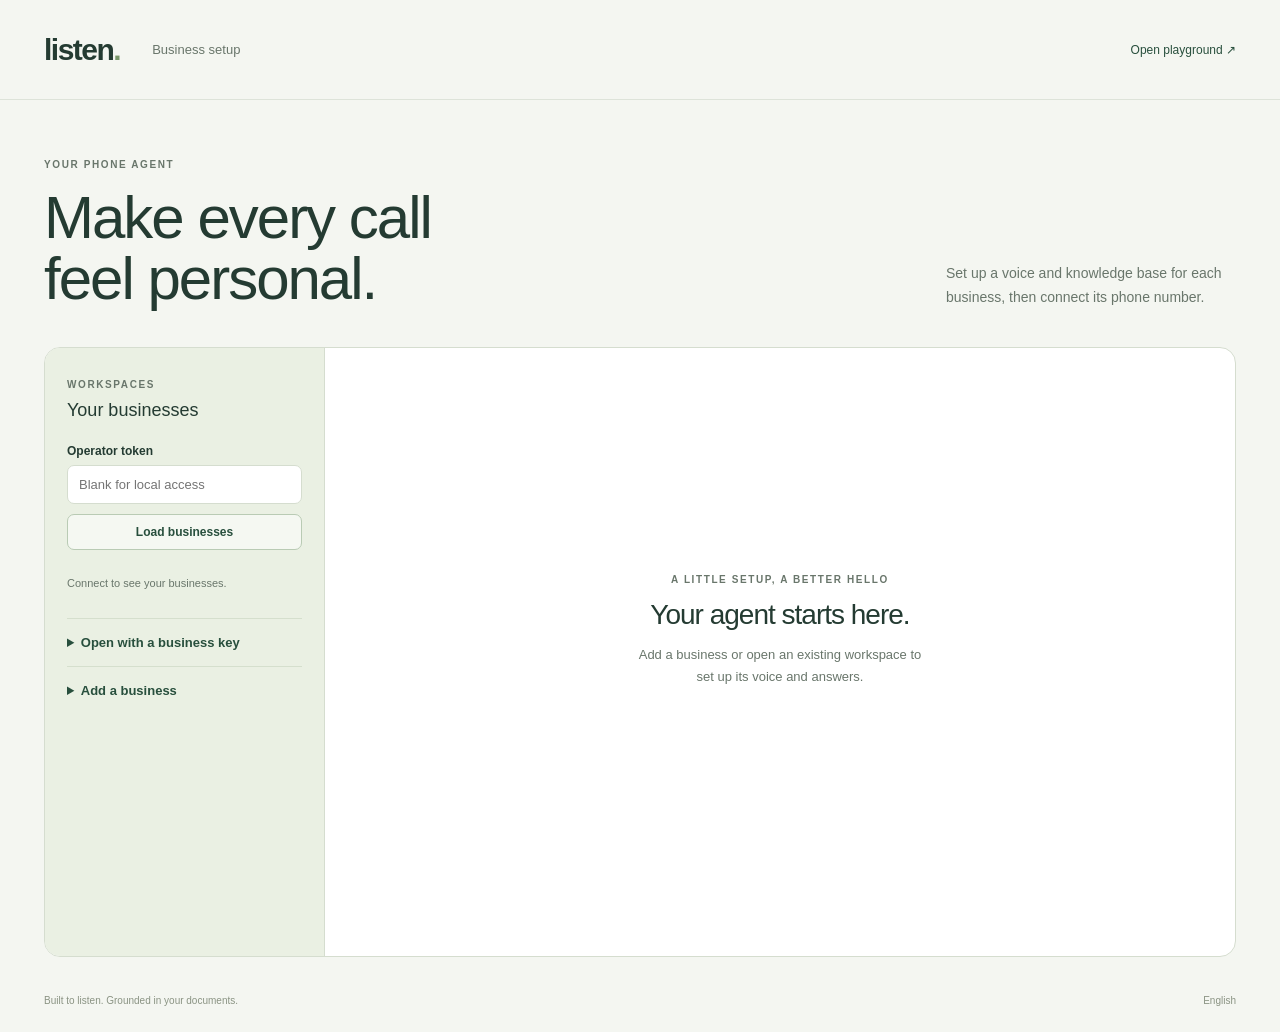
<file: static/business.html>
<!doctype html>
<html lang="en">
<head>
  <meta charset="utf-8"><meta name="viewport" content="width=device-width,initial-scale=1">
  <meta name="theme-color" content="#f4f6f1"><title>Business setup · Listen</title>
  <link rel="stylesheet" href="/static/styles.css"><link rel="stylesheet" href="/static/business.css">
  <script type="module" src="/static/business.js"></script>
</head>
<body>
  <header class="header"><a class="brand" href="/">listen<span class="brand-period">.</span></a><span class="header-caption">Business setup</span><a class="header-link" href="/">Open playground ↗</a></header>
  <main class="business-main">
    <div class="business-intro"><div><span class="eyebrow">YOUR PHONE AGENT</span><h1>Make every call<br>feel personal.</h1></div><p>Set up a voice and knowledge base for each business, then connect its phone number.</p></div>
    <div id="notice" class="business-notice" role="status" aria-live="polite" hidden></div>
    <div class="business-layout">
      <aside class="business-sidebar">
        <div class="side-heading"><div><span class="eyebrow">WORKSPACES</span><h2>Your businesses</h2></div></div>
        <label for="operator-token">Operator token</label><input id="operator-token" type="password" autocomplete="off" placeholder="Blank for local access">
        <button type="button" id="load-businesses" class="secondary">Load businesses</button>
        <div id="business-list" class="business-list"><p class="hint">Connect to see your businesses.</p></div>
        <details class="workspace-access"><summary>Open with a business key</summary><label for="workspace-id">Business ID</label><input id="workspace-id" autocomplete="off"><label for="workspace-key">Business key</label><input id="workspace-key" type="password" autocomplete="off"><button type="button" id="open-workspace" class="secondary">Open workspace</button></details>
        <details class="workspace-access" id="new-business"><summary>Add a business</summary>
          <form id="create-form">
            <label for="new-name">Business name</label><input id="new-name" maxlength="80" required placeholder="e.g. The Garden Cafe">
            <label for="new-kind">Business type</label><select id="new-kind"><option value="restaurant">Restaurant</option><option value="clinic">Clinic</option><option value="support">Customer support</option></select>
            <label for="new-phone">Exotel destination number</label><input id="new-phone" inputmode="tel" pattern="\+?[0-9]{8,15}" required placeholder="e.g. +918012345678"><p class="hint">Use the ExoPhone number that receives the forwarded call.</p>
            <label for="new-greeting">Opening greeting</label><textarea id="new-greeting" rows="3" maxlength="300" required placeholder="Hello, thanks for calling. How can I help?"></textarea>
            <button class="primary" type="submit">Create workspace</button>
          </form>
        </details>
      </aside>
      <section class="business-content" aria-label="Business workspace">
        <div id="empty-workspace" class="empty-workspace"><span class="eyebrow">A LITTLE SETUP, A BETTER HELLO</span><h2>Your agent starts here.</h2><p>Add a business or open an existing workspace to set up its voice and answers.</p></div>
        <div id="workspace" hidden>
          <div class="workspace-heading"><div><span id="business-type" class="eyebrow"></span><h2 id="business-name"></h2><p id="business-phone" class="hint"></p></div><span id="voice-badge" class="badge">Voice not ready</span></div>
          <details class="workspace-access"><summary>Business settings</summary><form id="settings-form"><div class="form-grid"><div><label for="edit-name">Business name</label><input id="edit-name" maxlength="80" required></div><div><label for="edit-kind">Business type</label><select id="edit-kind"><option value="restaurant">Restaurant</option><option value="clinic">Clinic</option><option value="support">Customer support</option></select></div><div><label for="edit-phone">Exotel destination number</label><input id="edit-phone" pattern="\+?[0-9]{8,15}" inputmode="tel" required></div></div><label for="edit-greeting">Opening greeting</label><textarea id="edit-greeting" maxlength="300" rows="2" required></textarea><div class="button-row"><button class="secondary" type="submit">Save settings</button></div></form></details>
          <section id="credentials" class="credential-panel" hidden><h3>Save these keys now</h3><p>They are shown once. Keep them private. Use the stream key only in your Exotel Voicebot configuration.</p><label>Business ID <output id="created-id"></output></label><label>Business key <output id="created-access"></output></label><label>Stream key <output id="created-stream"></output></label><label>Voicebot WebSocket URL <output id="created-url"></output></label></section>
          <section class="setup-section"><div class="section-heading"><div><span class="step">01 / YOUR SOUND</span><h3>Give your agent a voice.</h3><p>Record or upload 3–20 seconds of clear English speech from someone who has given permission.</p></div></div>
            <form id="voice-form">
              <div class="form-grid"><div><label for="voice-name">Voice name</label><input id="voice-name" maxlength="60" required placeholder="e.g. Our host"></div><div><label for="voice-file">Or upload a mono PCM WAV</label><input id="voice-file" type="file" accept="audio/wav,audio/x-wav,.wav"></div></div>
              <div class="record-row"><button type="button" id="record-voice" class="secondary">Record voice</button><span id="record-status" class="hint" role="status">3–20 seconds</span></div><audio id="voice-preview" controls hidden></audio>
              <label for="voice-text">Exact words spoken in the recording</label><textarea id="voice-text" maxlength="1000" rows="2" required></textarea>
              <label class="consent"><input id="voice-consent" type="checkbox" required> I have permission from the voice owner to use this recording.</label>
              <div class="button-row"><button type="submit" class="primary">Save custom voice</button><button type="button" id="prepare-voice" class="secondary">Prepare for calls</button><button type="button" id="delete-voice" class="text-button">Delete voice</button></div>
              <div class="button-row"><button type="button" id="preview-clone" class="secondary">Preview custom voice</button><audio id="clone-preview" controls hidden aria-label="Custom voice preview"></audio></div>
              <p class="hint">Calls use only this custom voice. The current local cloning engine supports English.</p>
            </form>
          </section>
          <section class="setup-section"><div class="section-heading"><div><span class="step">02 / YOUR KNOWLEDGE</span><h3>Tell it what to say.</h3><p>Add accurate answers, including prices and conditions. The agent can only answer from this workspace.</p></div></div>
            <form id="knowledge-form"><div id="knowledge-list"></div><button type="button" id="add-entry" class="secondary">+ Add an answer</button><button type="submit" class="primary">Save knowledge</button></form>
            <form id="import-form"><label for="knowledge-file">Import a knowledge file</label><input id="knowledge-file" type="file" accept=".txt,text/plain" required><button type="submit" class="secondary">Import text</button><p class="hint">Use a UTF-8 text file up to 24 KB. Separate sections with blank lines; each section can be up to 1,200 characters. Importing a file replaces the previous file with the same name. Save any edits above first.</p></form>
          </section>
          <section class="setup-section"><div class="section-heading"><div><span class="step">03 / TRY IT</span><h3>Ask a question.</h3><p>Check the answer and its source before connecting real calls.</p></div></div><form id="test-form" class="test-form"><label class="sr-only" for="test-question">Question</label><input id="test-question" maxlength="1000" required placeholder="What would a caller ask?"><button class="secondary" type="submit">Ask agent</button></form><div id="test-answer" class="test-answer" role="status" hidden></div></section>
          <section class="setup-section"><span class="step">04 / CONNECT YOUR PHONE</span><h3>Connect with Exotel.</h3><p>Configure the Voicebot applet with the secure URL shown when you created this workspace. Set its next applet to route to your team. Callers can press 0 to request a person.</p><p class="hint">Prepare the voice again after a server restart. Phone capacity depends on your server; the default limit is two simultaneous calls.</p><button id="rotate-keys" type="button" class="text-button">Replace lost keys</button></section>
        </div>
      </section>
    </div>
  </main><footer><span>Built to listen. Grounded in your documents.</span><span>English</span></footer>
</body>
</html>
</file>
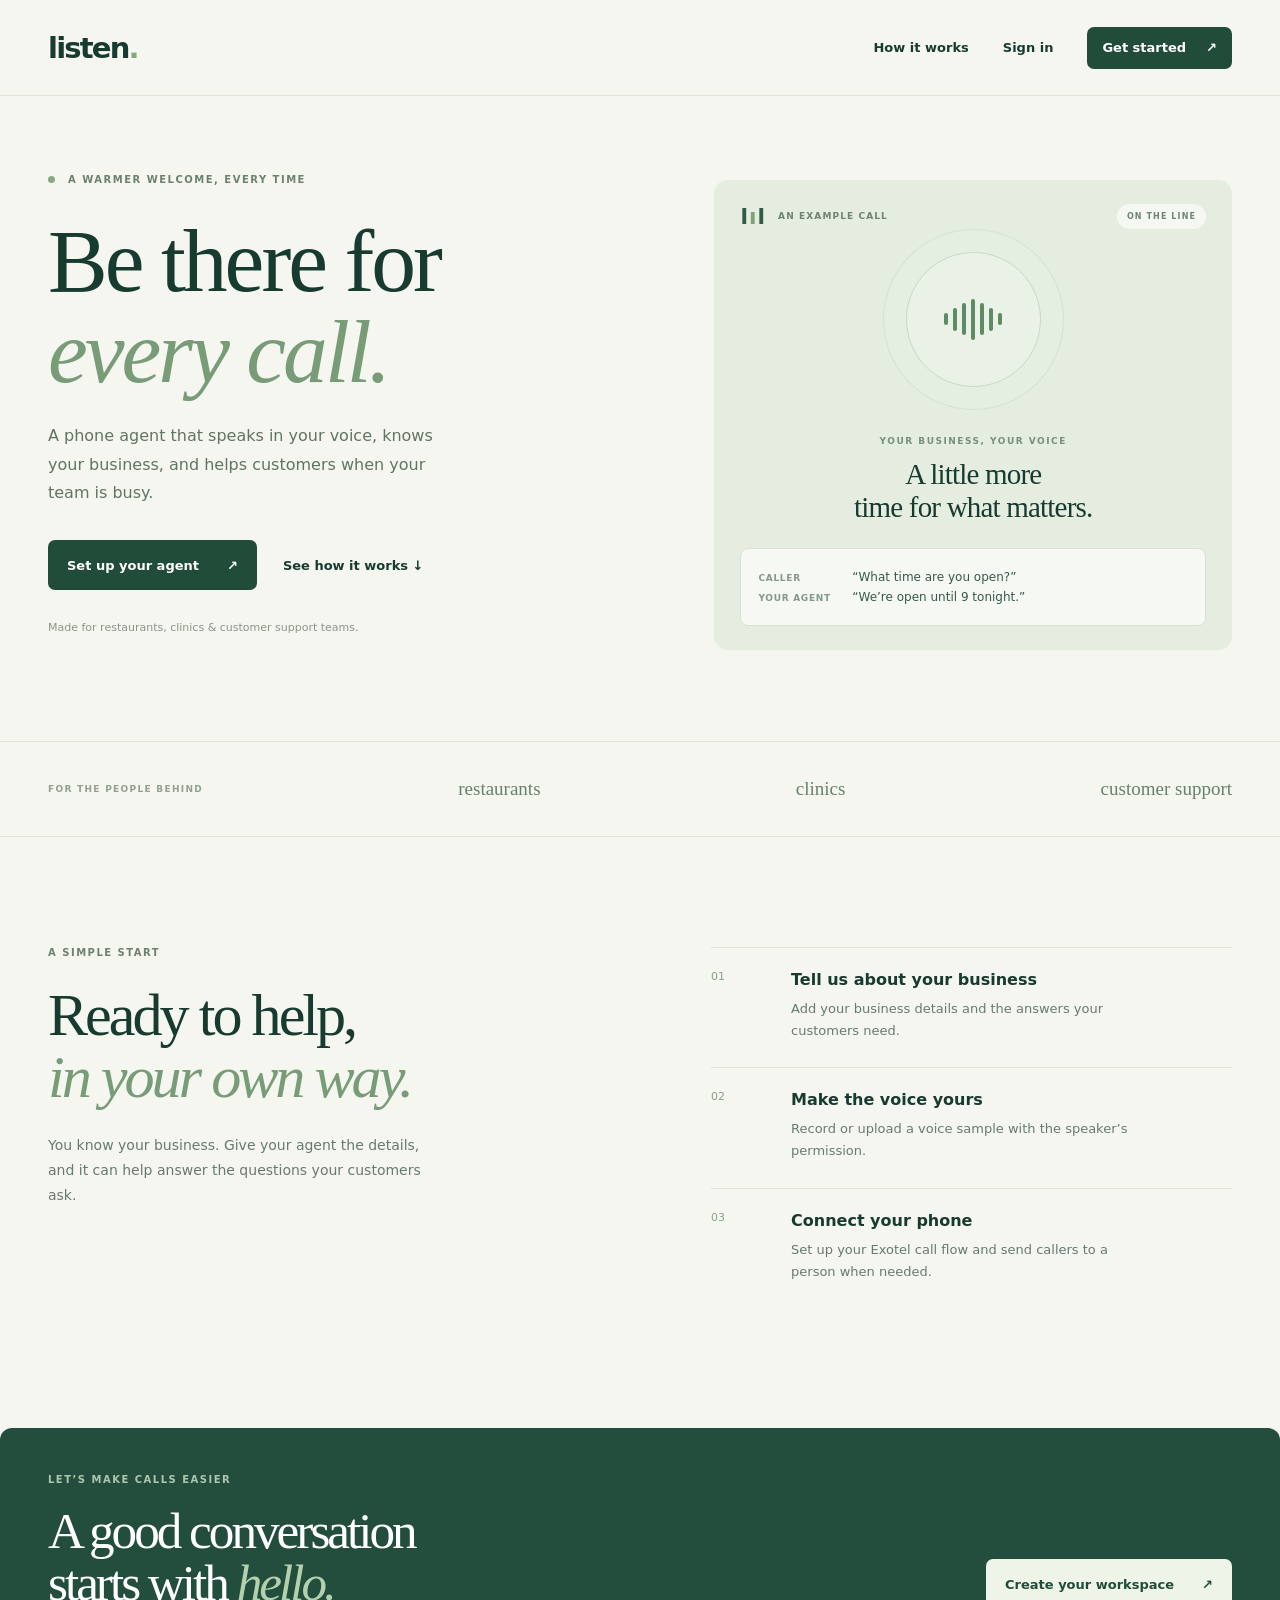
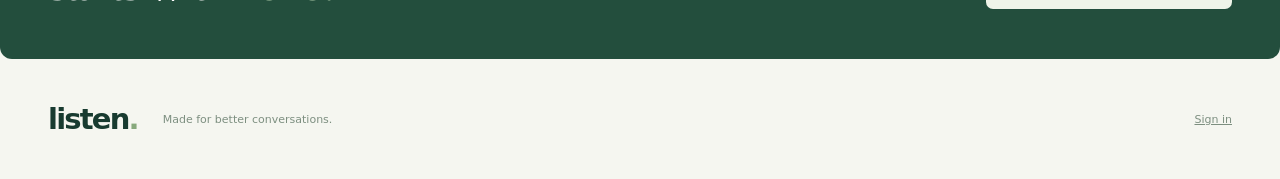
<file: static/landing.html>
<!doctype html>
<html lang="en"><head><meta charset="utf-8"><meta name="viewport" content="width=device-width,initial-scale=1"><meta name="theme-color" content="#f5f6f0"><title>Listen — a better way to answer</title><link rel="stylesheet" href="/static/saas.css"></head>
<body class="site"><header class="site-header"><a class="wordmark" href="/" aria-label="Listen home">listen<span>.</span></a><nav aria-label="Main navigation"><a class="nav-link" href="#how-it-works">How it works</a><a class="nav-link" href="/login">Sign in</a><a class="button button-dark button-small" href="/signup">Get started <span aria-hidden="true">↗</span></a></nav></header>
<main><section class="hero wrap"><div class="hero-copy"><p class="kicker"><span></span> A WARMER WELCOME, EVERY TIME</p><h1>Be there for<br><em>every call.</em></h1><p class="hero-description">A phone agent that speaks in your voice, knows your business, and helps customers when your team is busy.</p><div class="hero-actions"><a class="button button-dark" href="/signup">Set up your agent <span aria-hidden="true">↗</span></a><a class="quiet-link" href="#how-it-works">See how it works <span aria-hidden="true">↓</span></a></div><p class="hero-note">Made for restaurants, clinics & customer support teams.</p></div><div class="hero-visual" aria-label="An example conversation"><div class="visual-top"><div class="visual-symbol" aria-hidden="true">l<span>ı</span>l</div><span>AN EXAMPLE CALL</span><span class="visual-dot">ON THE LINE</span></div><div class="visual-center"><div class="sound-orbit"><span class="sound-bars" aria-hidden="true"><i></i><i></i><i></i><i></i><i></i><i></i><i></i></span></div><p>YOUR BUSINESS, YOUR VOICE</p><h2>A little more<br>time for what matters.</h2></div><div class="example-call"><p><span>CALLER</span> “What time are you open?”</p><p><span>YOUR AGENT</span> “We’re open until 9 tonight.”</p></div></div></section>
<section class="marquee-line"><div class="wrap"><span>FOR THE PEOPLE BEHIND</span><strong>restaurants</strong><strong>clinics</strong><strong>customer support</strong></div></section>
<section id="how-it-works" class="how wrap"><div class="section-intro"><p class="kicker">A SIMPLE START</p><h2>Ready to help,<br><em>in your own way.</em></h2><p>You know your business. Give your agent the details, and it can help answer the questions your customers ask.</p></div><div class="how-list"><article><span class="how-num">01</span><div><h3>Tell us about your business</h3><p>Add your business details and the answers your customers need.</p></div></article><article><span class="how-num">02</span><div><h3>Make the voice yours</h3><p>Record or upload a voice sample with the speaker’s permission.</p></div></article><article><span class="how-num">03</span><div><h3>Connect your phone</h3><p>Set up your Exotel call flow and send callers to a person when needed.</p></div></article></div></section>
<section class="closing wrap"><div><p class="kicker">LET’S MAKE CALLS EASIER</p><h2>A good conversation<br>starts with <em>hello.</em></h2></div><a class="button button-light" href="/signup">Create your workspace <span aria-hidden="true">↗</span></a></section></main><footer class="site-footer wrap"><a class="wordmark" href="/">listen<span>.</span></a><p>Made for better conversations.</p><a href="/login">Sign in</a></footer></body></html>
</file>
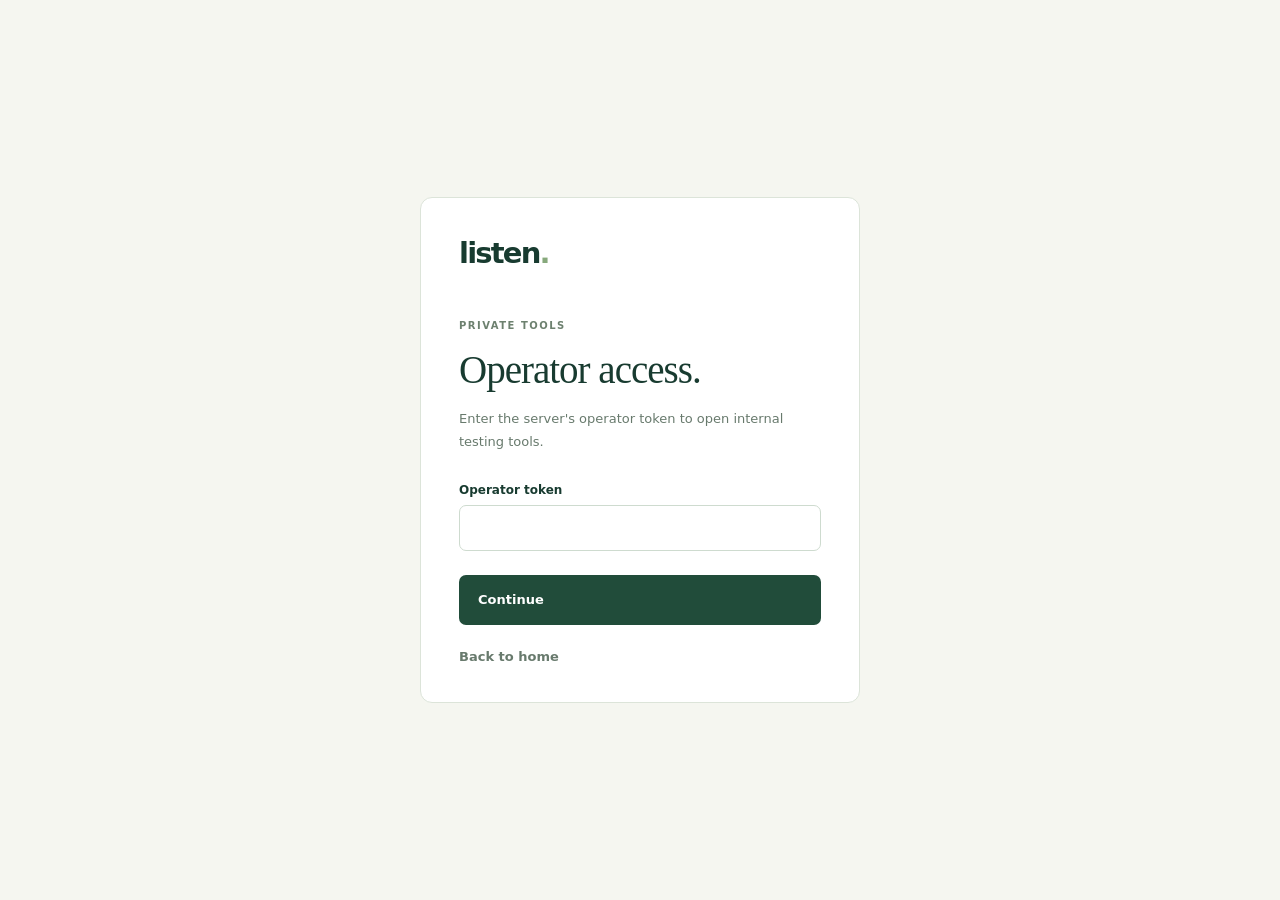
<file: static/operator.html>
<!doctype html><html lang="en"><head><meta charset="utf-8"><meta name="viewport" content="width=device-width,initial-scale=1"><title>Operator access · Listen</title><link rel="stylesheet" href="/static/saas.css"><script type="module" src="/static/operator.js"></script></head><body class="operator-body"><main class="operator-panel"><a class="wordmark" href="/">listen<span>.</span></a><p class="kicker">PRIVATE TOOLS</p><h1>Operator access.</h1><p>Enter the server's operator token to open internal testing tools.</p><div id="operator-error" class="form-error" role="alert" hidden></div><form id="operator-form"><label for="operator-token">Operator token</label><input id="operator-token" type="password" autocomplete="current-password" required><button type="submit" class="button button-dark">Continue</button></form><a class="quiet-link" href="/">Back to home</a></main></body></html>
</file>
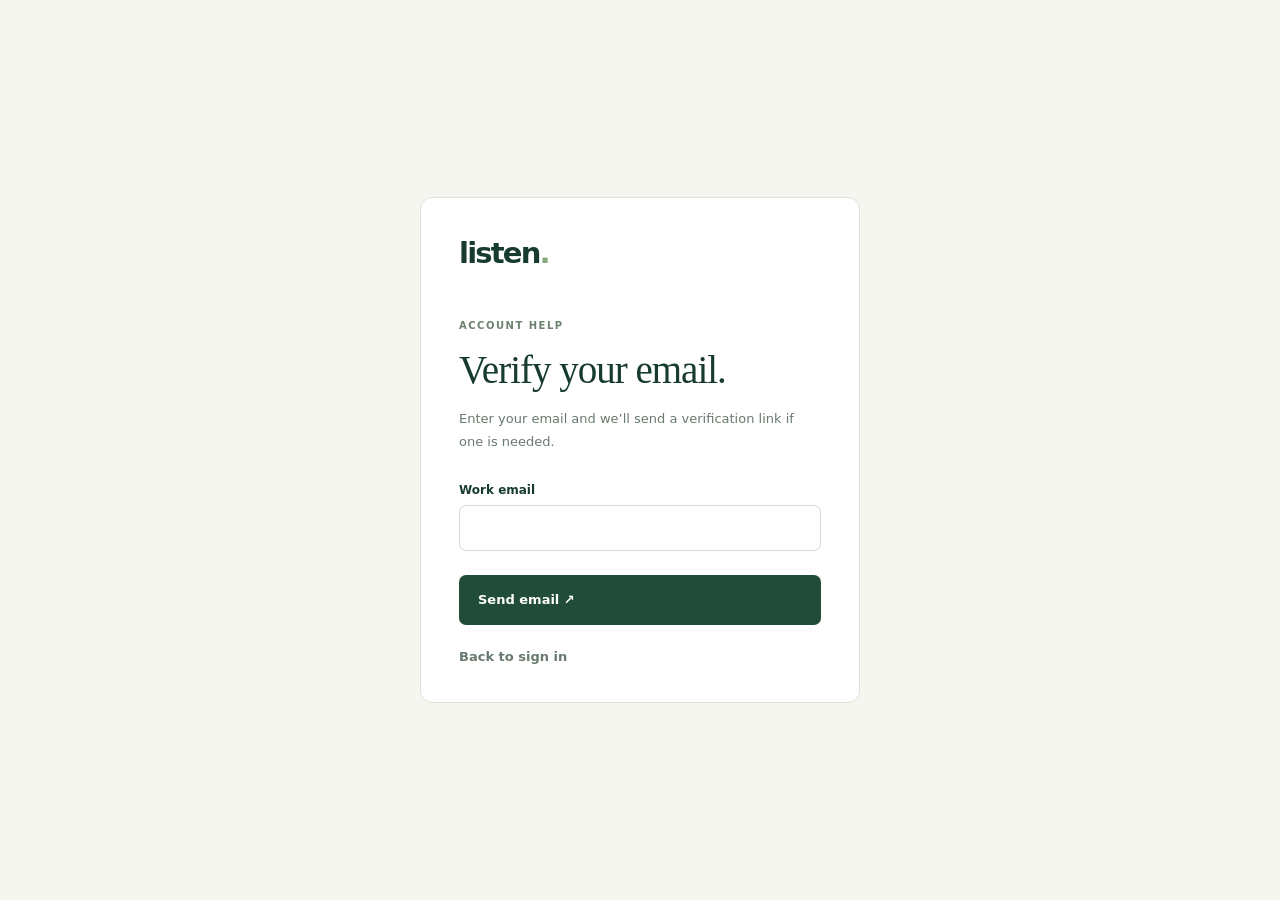
<file: static/recovery.html>
<!doctype html><html lang="en"><head><meta charset="utf-8"><meta name="viewport" content="width=device-width,initial-scale=1"><title>Account help · Listen</title><link rel="stylesheet" href="/static/saas.css"><script type="module" src="/static/recovery.js"></script></head><body class="operator-body"><main class="operator-panel"><a class="wordmark" href="/">listen<span>.</span></a><p id="recovery-kicker" class="kicker">ACCOUNT HELP</p><h1 id="recovery-title">One moment.</h1><p id="recovery-copy">Checking your link…</p><div id="recovery-error" class="form-error" role="alert" hidden></div><form id="email-form" hidden><label for="email">Work email</label><input id="email" type="email" maxlength="254" autocomplete="email" required><button type="submit" class="button button-dark">Send email ↗</button></form><form id="reset-form" hidden><label for="new-password">New password</label><input id="new-password" type="password" minlength="12" maxlength="128" autocomplete="new-password" required><p class="field-hint">Use at least 12 characters.</p><label for="confirm-password">Confirm password</label><input id="confirm-password" type="password" minlength="12" maxlength="128" autocomplete="new-password" required><button type="submit" class="button button-dark">Update password ↗</button></form><a class="quiet-link" href="/login">Back to sign in</a></main></body></html>
</file>
<file: static/styles.css>
:root{font-family:ui-sans-serif,-apple-system,BlinkMacSystemFont,"Segoe UI",sans-serif;color:#243b32;background:#f4f6f1;font-synthesis:none;--green:#284f3d;--muted:#69766b;--line:#dde3d9}*{box-sizing:border-box}body{margin:0}button,input,select{font:inherit}button,select{cursor:pointer}button{transition:background .18s,transform .18s}button:disabled{opacity:.45;cursor:not-allowed}button:focus-visible,a:focus-visible,select:focus-visible,input:focus-visible,summary:focus-visible{outline:3px solid #7c9970;outline-offset:4px}.header,main,footer{max-width:1280px;margin:auto}.header{height:100px;display:flex;align-items:center;gap:32px;padding:0 44px;border-bottom:1px solid var(--line)}.brand{text-decoration:none;color:inherit;font-weight:650;font-size:30px;letter-spacing:-1.5px;display:flex;align-items:center;gap:10px}.brand-period{color:#789669;margin-left:-10px}.brand-mark{font-size:29px;letter-spacing:1px;line-height:1}.brand-mark span{color:#7f9b6d}.header-caption{font-size:13px;color:var(--muted)}.connection{margin-left:auto;font-size:12px;background:#e6ecdf;padding:8px 12px;border-radius:20px}.connection.ready::before{content:"";display:inline-block;width:6px;height:6px;border-radius:50%;background:#507a45;margin-right:7px}main{padding:44px 44px 20px}.intro{display:flex;align-items:end;justify-content:space-between;margin-bottom:34px}.eyebrow,.small-label,.sample-label{font-size:10px;font-weight:650;letter-spacing:1.6px}.eyebrow{color:var(--muted)}h1{font-weight:500;letter-spacing:-2px;line-height:1.08;font-size:44px;margin:15px 0 0}.intro>p{font-size:14px;line-height:1.8;color:var(--muted);margin:0 0 3px}.workspace{display:grid;grid-template-columns:1fr 1.04fr;border:1px solid #d5ddcf;border-radius:16px;overflow:hidden;min-height:490px;background:#fff}.voice-panel{background:#eaf0e3;display:flex;flex-direction:column;border-right:1px solid #d5ddcf}.panel-top{display:flex;justify-content:space-between;align-items:center;min-height:67px;padding:18px 25px;gap:16px}.language-label{font-size:12px;color:#607059;display:flex;gap:10px;align-items:center}select{background:transparent;border:1px solid #c6d2bd;border-radius:7px;padding:6px 10px;color:#304b32;font-size:12px}.voice-center{flex:1;display:flex;align-items:center;flex-direction:column;justify-content:center;padding:10px 20px 26px}.visualizer{width:240px;height:128px;display:flex;align-items:center;justify-content:center}.visualizer canvas{max-width:100%;height:90px}.voice-center h2{font-size:24px;font-weight:500;letter-spacing:-.7px;margin:12px 0 0}.voice-center p{color:#65765d;font-size:13px;margin:12px 0 25px;min-height:20px;text-align:center}.primary{color:#fff;background:var(--green);border:0;border-radius:9px;padding:14px 22px;font-size:14px;min-width:185px}.primary:hover:not(:disabled){background:#386348}.primary span{margin-left:20px}.quiet{background:transparent;border:0;color:var(--green);font-size:12px;margin-top:12px;text-decoration:underline;text-underline-offset:3px}.voice-options{display:flex;justify-content:space-between;gap:10px;padding:18px 24px;border-top:1px solid #d5dfcd;font-size:11px;color:#65745e}.voice-options label{display:flex;align-items:center;gap:7px}.voice-options input{accent-color:var(--green)}.conversation-panel{min-width:0;display:flex;flex-direction:column}.panel-top h2{font-size:13px;font-weight:550;margin:0}.text-button{padding:4px 0;background:transparent;border:0;font-size:12px;color:var(--muted)}.text-button:hover{color:var(--green)}.conversation{height:355px;overflow-y:auto;padding:0 25px 20px;scroll-behavior:smooth}.empty{padding:20px 12px 0}.empty-mark{font-size:58px;line-height:.9;color:#a5b69a}.empty h3{font-size:18px;font-weight:500;letter-spacing:-.4px;margin:10px 0}.empty p{font-size:13px;color:var(--muted)}.suggestions{display:flex;flex-direction:column;gap:9px;margin-top:24px}.suggestions button{border:1px solid #e2e6dd;border-radius:7px;background:white;padding:11px 13px;text-align:left;font-size:12px;color:#52664f}.suggestions button:hover{background:#f1f5ed}.suggestions span{float:right;margin-left:10px}.composer{margin:auto 20px 18px;display:flex;align-items:center;gap:8px;border:1px solid var(--line);padding:7px;border-radius:10px;background:#f9faf7}.composer input{min-width:0;flex:1;background:transparent;border:0;font-size:13px;padding:9px;color:#243b32}.composer input:focus{outline:0}.composer:focus-within{outline:2px solid #8ea581;outline-offset:2px}.composer button{border:0;border-radius:6px;background:#e4ecdd;width:35px;height:35px;font-size:22px;color:var(--green)}.message{padding:14px 0;border-bottom:1px solid #eef1eb}.message .speaker{font-size:10px;font-weight:650;text-transform:uppercase;letter-spacing:1px;color:#718467}.message.user .speaker{color:#8b9087}.message p{font-size:14px;line-height:1.65;margin:6px 0 8px;white-space:pre-wrap;overflow-wrap:anywhere}.message details{font-size:11px;color:var(--muted);margin-top:9px}.message details p{font-size:12px}.message summary{cursor:pointer}.message .meta{font-size:10px;color:#7b8475}.notice{padding:13px 16px;background:#fff4dc;border:1px solid #ebd7a9;border-radius:8px;font-size:12px;line-height:1.6;color:#725e30;margin-bottom:18px}.footnote{display:flex;justify-content:space-between;gap:24px;align-items:center;font-size:11px;color:var(--muted);padding:16px 0}.footnote p{line-height:1.8;margin:0}.sample-label{font-size:9px;margin-right:9px}.footnote>span{white-space:nowrap}.settings{max-width:480px;color:var(--muted);font-size:11px;margin-top:8px}.settings summary{cursor:pointer}.settings label{display:block;margin:12px 0 7px}.token-row{display:flex;gap:14px}.token-row input{flex:1;min-width:0;font-size:12px;border:1px solid var(--line);padding:9px;background:#fff;border-radius:6px}.settings p{font-size:10px}footer{padding:18px 44px 26px;display:flex;justify-content:space-between;color:#8a9383;font-size:10px}.sr-only{position:absolute;width:1px;height:1px;margin:-1px;padding:0;overflow:hidden;clip:rect(0,0,0,0);white-space:nowrap;border:0}[hidden]{display:none!important}@media(max-width:800px){.header{height:76px;padding:0 22px;gap:14px}.header-caption{display:none}main{padding:28px 22px 10px}.intro{align-items:start;gap:20px}.intro>p{font-size:12px}h1{font-size:34px;letter-spacing:-1.4px}.workspace{grid-template-columns:1fr}.voice-panel{border-right:0;border-bottom:1px solid #d5ddcf}.voice-center{padding-bottom:24px}.visualizer{height:75px}.voice-center h2{font-size:22px}.conversation{height:330px}.footnote{align-items:start}.footnote>span{display:none}footer{padding:20px 22px}.sample-label{display:block}.panel-top{padding:15px 20px}}@media(max-width:480px){.intro>p{display:none}.intro{margin-bottom:24px}h1{font-size:35px}.header .brand{font-size:27px}.connection{font-size:10px}.voice-options{font-size:10px}.conversation{padding:0 18px 15px}footer span:last-child{display:none}}@media(prefers-reduced-motion:reduce){*{scroll-behavior:auto!important;transition:none!important}}

/* Voice controls share the existing sage palette and work in either layout. */
.workspace-toolbar { display: flex; justify-content: space-between; align-items: center; gap: 20px; margin: 0 2px 16px; }
.workspace-toolbar p { margin: 0; color: var(--muted); font-size: 12px; line-height: 1.5; }
.mode-toggle { display: flex; align-items: center; gap: 12px; flex-shrink: 0; min-height: 44px; cursor: pointer; font-size: 13px; font-weight: 550; position: relative; }
.mode-toggle input { position: absolute; right: 0; width: 42px; height: 26px; opacity: 0; cursor: pointer; }
.switch-track { width: 42px; height: 26px; padding: 3px; background: #c8d1c2; border-radius: 20px; transition: background .2s; pointer-events: none; }
.switch-track::after { content: ''; display: block; width: 20px; height: 20px; border-radius: 50%; background: white; transition: transform .2s; }
.mode-toggle input:checked + .switch-track { background: var(--green); }
.mode-toggle input:checked + .switch-track::after { transform: translateX(16px); }
.mode-toggle input:focus-visible + .switch-track { outline: 3px solid #7c9970; outline-offset: 4px; }
.workspace.voice-only { grid-template-columns: 1fr; }
.voice-only .voice-panel { border: 0; }
.voice-only .voice-center { min-height: 435px; }
.voice-panel { --phase-color: #284f3d; }
.voice-center { padding: 8px 24px 22px; }
.voice-status { display: inline-flex; align-items: center; gap: 7px; border: 1px solid #cfdbc6; border-radius: 20px; color: #4b6140; font-size: 11px; padding: 6px 11px; }
.voice-status::before { content: ''; width: 6px; height: 6px; border-radius: 50%; background: currentColor; }
.visualizer { width: 240px; height: 66px; margin-top: 9px; }
.visualizer canvas { width: 240px; height: 77px; }
.voice-copy { text-align: center; }
.voice-center h2 { margin-top: 2px; line-height: 1.25; }
.voice-center p { margin: 10px 0 22px; max-width: 350px; line-height: 1.6; min-height: 22px; }
.mic-control { display: flex; align-items: center; flex-direction: column; gap: 15px; }
.mic-button { width: 88px; height: 88px; display: grid; place-items: center; position: relative; border: 0; border-radius: 50%; background: var(--phase-color); color: white; isolation: isolate; }
.mic-button::before { content: ''; position: absolute; inset: -9px; border: 1px solid #a9bea0; border-radius: 50%; z-index: -1; }
.mic-button:hover:not(:disabled) { background: #386348; transform: translateY(-2px); }
.mic-button svg { width: 29px; height: 33px; }
.mic-label { font-size: 13px; font-weight: 600; color: var(--phase-color); }
.finish-icon { display: none; width: 23px; height: 23px; border-radius: 5px; background: currentColor; }
.voice-actions { min-height: 38px; display: flex; align-items: center; gap: 20px; justify-content: center; }
.voice-actions button { min-height: 36px; padding: 6px 10px; margin: 0; }
.recording-progress { width: min(100%, 230px); margin: 16px 0 0; color: #725748; }
.recording-progress > div { display: flex; justify-content: space-between; font-size: 11px; font-variant-numeric: tabular-nums; }
.recording-progress progress { display: block; width: 100%; height: 4px; margin-top: 8px; border: 0; border-radius: 5px; overflow: hidden; appearance: none; background: #dce2d4; }
.recording-progress progress::-webkit-progress-bar { background: #dce2d4; }
.recording-progress progress::-webkit-progress-value { background: #9a523e; }
.recording-progress progress::-moz-progress-bar { background: #9a523e; }
.voice-panel[data-phase="recording"] { --phase-color: #884a36; }
.voice-panel[data-phase="recording"] .mic-icon { display: none; }
.voice-panel[data-phase="recording"] .finish-icon { display: block; }
.voice-panel[data-phase="recording"] .mic-button:hover { background: #a15b44; }
.voice-panel[data-phase="recording"] .voice-status { color: #884a36; border-color: #d7bcab; }
.voice-panel[data-phase="recording"] .mic-button::before { border-color: #b7856d; animation: listening-ring 1.8s ease-out infinite; }
.voice-panel[data-phase="thinking"] .voice-status::before,
.voice-panel[data-phase="transcribing"] .voice-status::before,
.voice-panel[data-phase="preparing"] .voice-status::before { animation: status-pulse 1.2s ease-in-out infinite; }
.voice-panel[data-phase="speaking"] .visualizer { animation: status-pulse 1.8s ease-in-out infinite; }
.voice-options { align-items: center; flex-wrap: wrap; }
.voice-options .text-button { color: var(--green); min-height: 30px; font-size: 11px; }
.notice .text-button { margin-left: 12px; color: #725e30; text-decoration: underline; min-height: 32px; }
@keyframes listening-ring { 0% { transform: scale(1); opacity: .8; } 100% { transform: scale(1.18); opacity: 0; } }
@keyframes status-pulse { 50% { opacity: .4; } }
@media (max-width: 800px) {
  .voice-only .voice-center { min-height: 400px; }
  .voice-panel { border-bottom: 1px solid #d5ddcf; }
}
@media (max-width: 480px) {
  .workspace-toolbar { gap: 12px; }
  .workspace-toolbar p { max-width: 180px; font-size: 11px; }
  .mode-toggle { gap: 8px; font-size: 12px; }
  .voice-center { padding-left: 16px; padding-right: 16px; }
  .voice-center h2 { font-size: 22px; }
  .voice-center p { font-size: 12px; }
  .voice-panel .panel-top { padding: 16px; gap: 8px; }
  .voice-panel .small-label { font-size: 8px; letter-spacing: 1px; }
  .language-label { gap: 6px; }
  .voice-options { padding: 12px 16px; }
  #audio-privacy { display: none; }
  .voice-only .voice-center { min-height: 380px; }
}
@media (prefers-reduced-motion: reduce) {
  *, *::before, *::after { animation: none !important; transition: none !important; }
}

.voice-picker { display: flex; align-items: center; justify-content: space-between; gap: 12px; margin: 0 24px 18px; padding: 12px 0; border-top: 1px solid #d5dfcd; border-bottom: 1px solid #d5dfcd; }
.voice-picker label { display: flex; align-items: center; gap: 10px; font-size: 12px; color: #607059; min-width: 0; }
.voice-picker select { max-width: 190px; min-width: 0; text-overflow: ellipsis; }
.voice-picker button { flex-shrink: 0; color: var(--green); min-height: 32px; }
.voice-studio { width: min(540px, calc(100% - 32px)); max-height: calc(100dvh - 48px); padding: 28px; border: 1px solid #d5ddcf; border-radius: 16px; color: #243b32; background: #f9faf7; }
.voice-studio::backdrop { background: rgba(27, 44, 34, .38); }
.studio-heading { display: flex; justify-content: space-between; align-items: start; gap: 16px; }
.studio-heading h2 { font-weight: 500; font-size: 28px; letter-spacing: -.8px; margin: 9px 0 0; }
.studio-heading button { min-width: 36px; min-height: 36px; font-size: 18px; }
.studio-intro { font-size: 13px; color: var(--muted); line-height: 1.7; margin-bottom: 8px; }
.studio-note { font-size: 11px; color: #607059; line-height: 1.6; }
#clone-form { margin-top: 20px; }
#clone-form > label, .transcript-heading label { display: block; font-size: 12px; font-weight: 550; margin-bottom: 7px; }
#clone-form > input, #clone-form textarea { display: block; width: 100%; border: 1px solid var(--line); border-radius: 7px; background: white; padding: 11px; font: inherit; font-size: 13px; color: inherit; margin-bottom: 16px; }
#clone-form input[type="file"] { font-size: 11px; padding: 12px 8px; }
#clone-form input::file-selector-button { border: 0; background: #e4ecdd; border-radius: 5px; color: var(--green); padding: 8px 10px; margin-right: 10px; cursor: pointer; }
#clone-form textarea { resize: vertical; line-height: 1.5; min-height: 90px; }
#clone-form textarea:focus-visible { outline: 3px solid #7c9970; outline-offset: 3px; }
#clone-form :disabled { opacity: .55; }
.reference-capture { margin: 0 0 18px; }
.capture-actions { display: flex; align-items: center; gap: 18px; flex-wrap: wrap; }
.record-reference { display: inline-flex; align-items: center; gap: 9px; border: 1px solid #bdceba; border-radius: 7px; background: #e9efe3; color: var(--green); padding: 11px 16px; font-size: 13px; min-height: 44px; }
.record-reference::before { content: ''; width: 9px; height: 9px; border: 2px solid currentColor; border-radius: 50%; }
.reference-capture[data-phase="recording"] .record-reference::before { background: currentColor; border-radius: 2px; }
.reference-capture .text-button { min-height: 44px; }
.reference-capture .studio-note { margin: 8px 0 0; }
.reference-capture[data-phase="error"] .studio-note { color: #943e2e; }
.reference-recording { margin-top: 14px; }
.reference-recording > div { display: flex; justify-content: space-between; gap: 12px; font-size: 11px; color: #795344; font-variant-numeric: tabular-nums; }
.reference-recording meter { display: block; width: 100%; height: 12px; margin-top: 4px; accent-color: var(--green); }
.reference-recording meter::-webkit-meter-bar { background: #e4eadf; border: 0; }
.reference-recording meter::-webkit-meter-optimum-value { background: #69885a; }
.transcript-heading { display: flex; justify-content: space-between; align-items: center; gap: 12px; }
.transcript-heading label { margin-bottom: 0; }
.transcript-heading button { min-height: 36px; color: var(--green); }
.voice-studio audio { width: 100%; height: 40px; margin: 0 0 16px; }
.studio-status { font-size: 12px; line-height: 1.6; color: #48613b; min-height: 20px; }
.studio-status.error { color: #943e2e; }
.saved-voices { padding-top: 16px; border-top: 1px solid var(--line); }
.saved-voices h3 { font-size: 13px; font-weight: 600; margin: 0 0 12px; }
#no-saved-voices { font-size: 12px; color: var(--muted); }
.saved-voice { display: flex; align-items: center; justify-content: space-between; gap: 12px; padding: 12px 0; border-top: 1px solid var(--line); }
.saved-voice > div:first-child { min-width: 0; overflow-wrap: anywhere; }
.saved-voice strong { font-size: 13px; font-weight: 550; }
.saved-voice span { display: block; color: var(--muted); font-size: 10px; margin-top: 5px; }
.saved-voice > div:last-child { display: flex; flex-shrink: 0; gap: 12px; }
.saved-voice button { min-height: 36px; }
@media (max-width: 480px) {
  .voice-picker { margin: 0 16px 16px; gap: 8px; }
  .voice-picker label { font-size: 11px; gap: 6px; }
  .voice-picker select { max-width: 145px; padding: 6px; }
  .voice-picker button { font-size: 11px; }
  .voice-studio { padding: 20px; }
  .saved-voice { flex-wrap: wrap; }
}
</file>
<file: static/business.css>
.header-link{margin-left:auto;color:var(--green);font-size:12px;text-decoration:none}.business-main{max-width:1280px;padding-top:54px}.business-intro{display:flex;justify-content:space-between;align-items:end;margin-bottom:38px;gap:40px}.business-intro h1{font-size:clamp(38px,5vw,60px);line-height:1.02}.business-intro p{max-width:290px;font-size:14px;line-height:1.7;color:var(--muted);margin:0}.business-layout{display:grid;grid-template-columns:280px minmax(0,1fr);border:1px solid #d5ddcf;border-radius:16px;overflow:hidden;background:#fff;min-height:610px}.business-sidebar{background:#eaf0e3;border-right:1px solid #d5ddcf;padding:26px 22px}.side-heading{margin-bottom:23px}.side-heading h2{font-size:18px;font-weight:500;margin:8px 0}.business-sidebar label,.business-content label{display:block;font-size:12px;font-weight:550;margin:14px 0 7px}.business-sidebar input,.business-sidebar textarea,.business-sidebar select,.business-content input:not([type=checkbox]):not([type=file]),.business-content textarea{width:100%;border:1px solid #d5ddcf;border-radius:7px;background:#fff;padding:11px;font:inherit;font-size:13px;color:inherit}.business-sidebar select{height:40px}.business-sidebar textarea,.business-content textarea{resize:vertical;line-height:1.5}.secondary{border:1px solid #b9cbb4;border-radius:7px;background:#f5f8f2;color:var(--green);padding:10px 14px;font-size:12px;font-weight:550}.business-sidebar>.secondary{width:100%;margin-top:10px}.business-list{margin:25px 0}.business-list button{display:block;width:100%;border:0;border-bottom:1px solid #d5dfcd;text-align:left;background:transparent;padding:13px 2px;color:inherit}.business-list button span{display:block;font-size:11px;color:var(--muted);margin-top:4px}.business-list button[aria-current=true]{color:var(--green);font-weight:700}.workspace-access{padding:16px 0;border-top:1px solid #d5dfcd}.workspace-access summary{cursor:pointer;color:var(--green);font-size:13px;font-weight:600}.workspace-access .primary,.workspace-access .secondary{width:100%;min-width:0;margin-top:15px}.hint{font-size:11px;line-height:1.6;color:var(--muted)}.business-content{padding:34px 42px}.empty-workspace{display:flex;min-height:510px;flex-direction:column;align-items:center;justify-content:center;text-align:center}.empty-workspace h2{font-size:28px;font-weight:500;letter-spacing:-1px;margin:14px 0 0}.empty-workspace p{max-width:300px;color:var(--muted);font-size:13px;line-height:1.7}.workspace-heading{display:flex;align-items:start;justify-content:space-between;gap:20px;padding-bottom:25px;border-bottom:1px solid var(--line)}.workspace-heading h2{font-size:30px;font-weight:500;letter-spacing:-1px;margin:8px 0}.badge{font-size:10px;white-space:nowrap;border-radius:18px;background:#f6e9d6;color:#825f35;padding:8px 11px}.badge.ready{background:#e3efdc;color:#3d6937}.setup-section{padding:30px 0;border-bottom:1px solid var(--line)}.setup-section:last-child{border:0}.step{font-size:10px;letter-spacing:1.2px;color:#718467;font-weight:650}.setup-section h3{font-size:21px;font-weight:500;letter-spacing:-.5px;margin:10px 0}.setup-section p{font-size:13px;line-height:1.7;color:var(--muted);max-width:660px}.form-grid{display:grid;grid-template-columns:1fr 1fr;gap:16px}.form-grid input[type=file]{font-size:11px;max-width:100%}.record-row,.button-row{display:flex;align-items:center;gap:14px;flex-wrap:wrap;margin-top:15px}.business-content audio{display:block;max-width:100%;margin:12px 0}.business-content label.consent{display:flex;gap:9px;align-items:start;line-height:1.5;color:#566a56}.consent input{accent-color:var(--green)}.business-content .primary{min-width:0;padding:11px 17px;font-size:12px}.knowledge-item{border:1px solid var(--line);padding:14px;margin:14px 0;border-radius:8px}.knowledge-item>div{display:flex;justify-content:space-between;align-items:center}.knowledge-item label{margin-top:10px}.knowledge-item .text-button{color:#8a5143}.test-form{display:flex;gap:10px}.test-form input{flex:1;min-width:0}.test-answer{margin-top:15px;padding:15px;background:#f4f7f0;border-radius:8px;font-size:13px;line-height:1.6;white-space:pre-wrap}.business-notice{padding:14px 18px;margin:0 0 20px;background:#fff4dc;color:#725e30;border-radius:8px;font-size:13px}.credential-panel{margin-top:24px;padding:18px;background:#fff8e8;border:1px solid #ead9b8;border-radius:8px}.credential-panel h3{font-size:15px;margin:0}.credential-panel p{font-size:12px;color:#725e30;line-height:1.6}.credential-panel output{display:block;font-family:monospace;font-size:11px;overflow-wrap:anywhere;margin-top:6px;color:#63523c}@media(max-width:800px){.business-layout{grid-template-columns:1fr}.business-sidebar{border-right:0;border-bottom:1px solid #d5ddcf}.business-content{padding:28px 22px}.business-intro{align-items:start;flex-direction:column;gap:20px}.empty-workspace{min-height:300px}.form-grid{grid-template-columns:1fr}.header-link{font-size:11px}}@media(max-width:480px){.business-main{padding-left:16px;padding-right:16px}.header-caption{display:none}.test-form{flex-direction:column}}
</file>
<file: static/saas.css>
:root{font-family:system-ui,-apple-system,BlinkMacSystemFont,"Segoe UI",sans-serif;color:#183b30;background:#f5f6f0;font-synthesis:none;--ink:#183b30;--muted:#687a6d;--line:#dce4d9;--paper:#fff;--accent:#a8c29e}*{box-sizing:border-box}html{scroll-behavior:smooth}body{margin:0}button,input,textarea,select{font:inherit}button,a,select{cursor:pointer}a{color:inherit}button:focus-visible,a:focus-visible,input:focus-visible,textarea:focus-visible,select:focus-visible{outline:3px solid #86aa7d;outline-offset:3px}[hidden]{display:none!important}.wrap{max-width:1336px;margin:0 auto;padding-left:48px;padding-right:48px}.site-header,.auth-header{height:96px;max-width:1336px;margin:auto;display:flex;align-items:center;justify-content:space-between;padding:0 48px;border-bottom:1px solid var(--line)}.wordmark{font-weight:750;font-size:29px;letter-spacing:-1.8px;text-decoration:none}.wordmark span{color:#87a97c}.site-header nav{display:flex;align-items:center;gap:34px}.nav-link,.quiet-link{font-size:13px;font-weight:550;text-decoration:none}.nav-link:hover,.quiet-link:hover{text-decoration:underline;text-underline-offset:4px}.button{border:0;border-radius:7px;min-height:50px;padding:15px 19px;display:inline-flex;align-items:center;justify-content:space-between;gap:28px;font-size:13px;font-weight:650;text-decoration:none;transition:background .18s ease,transform .18s ease}.button:hover{transform:translateY(-1px)}.button:disabled{opacity:.55;cursor:wait;transform:none}.button-dark{background:#214c3a;color:#fff}.button-dark:hover{background:#32634a}.button-light{background:#eff4e9;color:#214c3a}.button-small{min-height:42px;padding:12px 15px;gap:20px}.kicker{font-size:10px;letter-spacing:1.5px;font-weight:700;color:#6d816f;margin:0}.hero{display:grid;grid-template-columns:1.07fr .93fr;gap:6%;align-items:center;padding-top:78px;padding-bottom:86px}.hero-copy{padding-bottom:10px}.hero-copy .kicker span{width:7px;height:7px;border-radius:50%;background:#8aa881;display:inline-block;margin-right:8px}.hero h1,.auth-story h1,.closing h2,.section-intro h2{font-family:Georgia,"Times New Roman",serif;font-weight:400;letter-spacing:-3px;line-height:1.02}.hero h1{font-size:clamp(62px,7vw,100px);margin:30px 0 24px}.hero h1 em,.section-intro h2 em,.closing h2 em,.auth-story h1 em{font-weight:400;color:#789c77}.hero-description{max-width:420px;font-size:16px;line-height:1.8;color:#607465}.hero-actions{display:flex;align-items:center;gap:26px;margin-top:32px}.hero-note{font-size:11px;color:#86978a;margin-top:31px}.hero-visual{min-height:470px;background:#e4ede0;border-radius:14px;padding:24px 26px;display:flex;flex-direction:column;position:relative;overflow:hidden}.visual-top{display:flex;align-items:center;gap:12px;font-size:9px;letter-spacing:1.1px;font-weight:700;color:#6d846e}.visual-symbol{font-weight:800;font-size:22px;color:#315c43;letter-spacing:1px}.visual-symbol span{color:#80a277}.visual-dot{margin-left:auto;font-size:8px;background:#f5f8f2;padding:8px 10px;border-radius:20px}.visual-center{flex:1;display:flex;flex-direction:column;align-items:center;justify-content:center;text-align:center}.sound-orbit{width:135px;height:135px;border:1px solid #c8d9c2;border-radius:50%;display:flex;align-items:center;justify-content:center;background:#eaf2e7;box-shadow:0 0 0 22px #e4eee1,0 0 0 23px #d4e2d0}.sound-bars{display:flex;gap:5px;align-items:center;height:40px}.sound-bars i{width:4px;height:12px;border-radius:4px;background:#5d8b63}.sound-bars i:nth-child(2),.sound-bars i:nth-child(6){height:23px}.sound-bars i:nth-child(3),.sound-bars i:nth-child(5){height:32px}.sound-bars i:nth-child(4){height:41px}.visual-center>p{font-size:9px;letter-spacing:1.5px;font-weight:700;color:#769079;margin:49px 0 12px}.visual-center h2{font-family:Georgia,serif;font-size:29px;line-height:1.15;font-weight:400;letter-spacing:-.8px;margin:0}.example-call{padding:15px 17px;background:#f6f9f3;border:1px solid #d6e2d1;border-radius:8px}.example-call p{font-size:12px;color:#385849;margin:6px 0}.example-call span{display:inline-block;width:90px;font-size:9px;font-weight:700;letter-spacing:.7px;color:#839887}.marquee-line{border-top:1px solid var(--line);border-bottom:1px solid var(--line)}.marquee-line .wrap{min-height:94px;display:flex;align-items:center;justify-content:space-between;gap:20px}.marquee-line span{font-size:9px;color:#90a092;letter-spacing:1.3px;font-weight:700}.marquee-line strong{font-family:Georgia,serif;color:#66816d;font-weight:400;font-size:19px}.how{padding-top:110px;padding-bottom:120px;display:grid;grid-template-columns:1fr 1fr;gap:12%}.section-intro h2{font-size:clamp(40px,4.7vw,65px);margin:26px 0}.section-intro>p:last-child{font-size:14px;line-height:1.8;max-width:390px;color:var(--muted)}.how-list article{display:grid;grid-template-columns:60px 1fr;gap:20px;border-top:1px solid var(--line);padding:22px 0 25px}.how-num{font-size:11px;color:#8ba08e}.how-list h3{font-size:16px;font-weight:650;margin:0 0 9px}.how-list p{font-size:13px;line-height:1.7;color:var(--muted);margin:0;max-width:340px}.closing{background:#234e3d;color:#fff;border-radius:12px;padding-top:46px;padding-bottom:50px;display:flex;justify-content:space-between;align-items:end;gap:35px}.closing .kicker{color:#adc6ad}.closing h2{font-size:clamp(38px,4vw,56px);margin:20px 0 0}.closing h2 em{color:#b4d1ae}.site-footer{height:120px;display:flex;align-items:center;gap:25px}.site-footer p,.site-footer>a:last-child{font-size:11px;color:#7d8f80}.site-footer>a:last-child{margin-left:auto}.auth-body{min-height:100dvh}.auth-header{height:86px}.auth-layout{max-width:1336px;margin:auto;padding:38px 48px 48px;display:grid;grid-template-columns:1fr 1fr;min-height:calc(100dvh - 86px)}.auth-story{background:#e2ecde;border-radius:12px 0 0 12px;padding:60px;display:flex;flex-direction:column;justify-content:center}.auth-story h1{font-size:clamp(48px,5vw,72px);margin:28px 0 18px}.auth-story>p:not(.kicker){font-size:15px;color:#667d6a;line-height:1.8;max-width:340px}.auth-story-foot{margin-top:100px;display:flex;align-items:center;gap:12px;font-size:9px;letter-spacing:1.3px;color:#78917a;font-weight:700}.auth-mark{font-size:24px;letter-spacing:1px;color:#315c43}.auth-mark span{color:#86a879}.auth-panel{background:white;border-radius:0 12px 12px 0;padding:60px;display:flex;flex-direction:column;justify-content:center}.auth-form-wrap{width:100%;max-width:360px;margin:auto}.auth-form-wrap h2{font-family:Georgia,serif;font-weight:400;font-size:42px;letter-spacing:-1.6px;margin:14px 0}.auth-subtitle,.operator-panel>p:not(.kicker){font-size:13px;color:var(--muted);line-height:1.7;margin:0 0 30px}label{display:block;font-size:12px;font-weight:650;margin:18px 0 8px}input:not([type=checkbox]):not([type=file]),textarea,select{width:100%;background:#fff;color:var(--ink);border:1px solid #cedbcf;border-radius:7px;padding:12px 13px;font-size:14px;min-height:46px}textarea{resize:vertical;line-height:1.6}input::placeholder,textarea::placeholder{color:#a3afa5}.password-field{position:relative}.password-field input{padding-right:64px}.password-field button{position:absolute;right:10px;top:8px;height:30px;border:0;background:transparent;color:#54745a;font-size:11px;font-weight:650}.field-hint{color:#87978a;font-size:11px;margin:7px 0}.auth-submit{width:100%;margin-top:24px}.auth-switch{font-size:12px;color:#798a7c;margin-top:24px}.auth-switch a{color:#315e40;font-weight:700}.auth-bottom{font-size:10px;color:#9aa99c;margin:25px 0 0}.form-error{background:#fff1eb;border:1px solid #eccbbb;color:#914b37;font-size:12px;line-height:1.5;padding:12px;border-radius:7px}.operator-body{display:grid;place-items:center;min-height:100dvh}.operator-panel{background:#fff;width:min(440px,calc(100% - 32px));padding:38px;border:1px solid var(--line);border-radius:12px}.operator-panel .kicker{margin-top:50px}.operator-panel h1{font-family:Georgia,serif;font-weight:400;font-size:39px;letter-spacing:-1px;margin:16px 0}.operator-panel .button{width:100%;margin:24px 0}.operator-panel .quiet-link{display:block;color:var(--muted)}
@media(max-width:800px){.wrap,.site-header,.auth-header{padding-left:24px;padding-right:24px}.site-header{height:76px}.site-header nav{gap:18px}.site-header .nav-link:first-child{display:none}.hero{grid-template-columns:1fr;gap:40px;padding-top:60px;padding-bottom:52px}.hero h1{font-size:clamp(54px,12vw,74px);letter-spacing:-2px}.hero-visual{min-height:390px}.marquee-line .wrap{flex-wrap:wrap;justify-content:flex-start;padding-top:24px;padding-bottom:24px}.marquee-line span{width:100%}.marquee-line strong{font-size:16px;margin-right:15px}.how{grid-template-columns:1fr;gap:35px;padding-top:75px;padding-bottom:75px}.closing{margin:0 24px;display:block}.closing .button{margin-top:28px}.auth-header{height:72px}.auth-layout{display:flex;flex-direction:column;padding:20px 20px 36px;min-height:auto}.auth-story{border-radius:10px 10px 0 0;padding:32px}.auth-story h1{font-size:44px;margin:20px 0 10px}.auth-story-foot{display:none}.auth-panel{border-radius:0 0 10px 10px;padding:34px 25px}.auth-bottom{margin-top:35px}.auth-form-wrap h2{font-size:36px}.site-footer{height:100px}}@media(max-width:420px){.site-header nav{gap:12px}.button-small{padding:10px}.hero-actions{align-items:flex-start;flex-direction:column;gap:18px}.example-call span{width:80px}.auth-story{padding:25px}.auth-story>p:not(.kicker){font-size:13px}.site-footer p{display:none}}@media(prefers-reduced-motion:reduce){*,*::before,*::after{scroll-behavior:auto!important;transition:none!important}}
.recovery-link{display:block;color:#416d4a;text-decoration:underline;text-underline-offset:3px;margin-top:10px}
.google-button{display:flex;align-items:center;justify-content:center;gap:11px;width:100%;min-height:48px;border:1px solid #cad6cb;border-radius:7px;background:#fff;color:#28473a;font-size:13px;font-weight:650;text-decoration:none}.google-button:hover{background:#f6f8f4}.google-button img{width:19px;height:19px}.auth-divider{display:flex;align-items:center;gap:12px;color:#9aa99c;font-size:10px;margin:19px 0 5px}.auth-divider:before,.auth-divider:after{content:"";height:1px;background:#e0e8de;flex:1}
</file>
